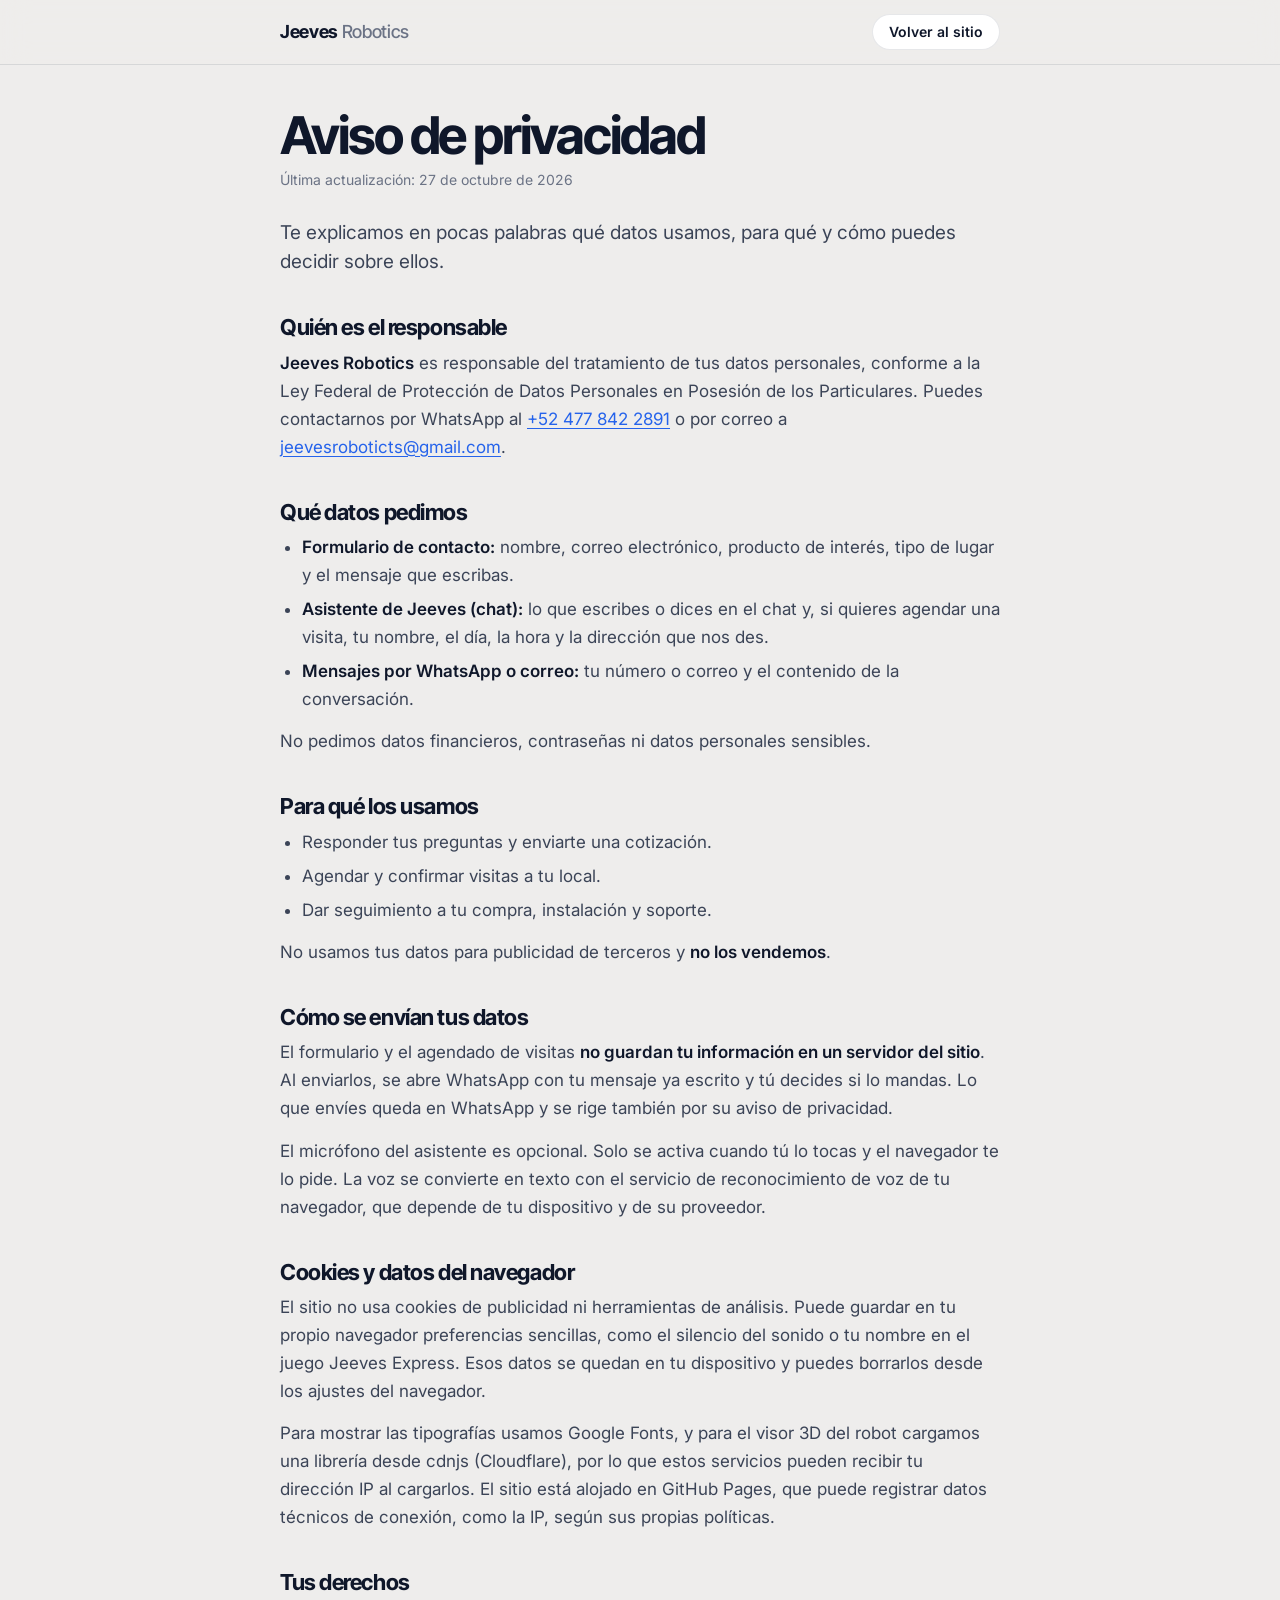
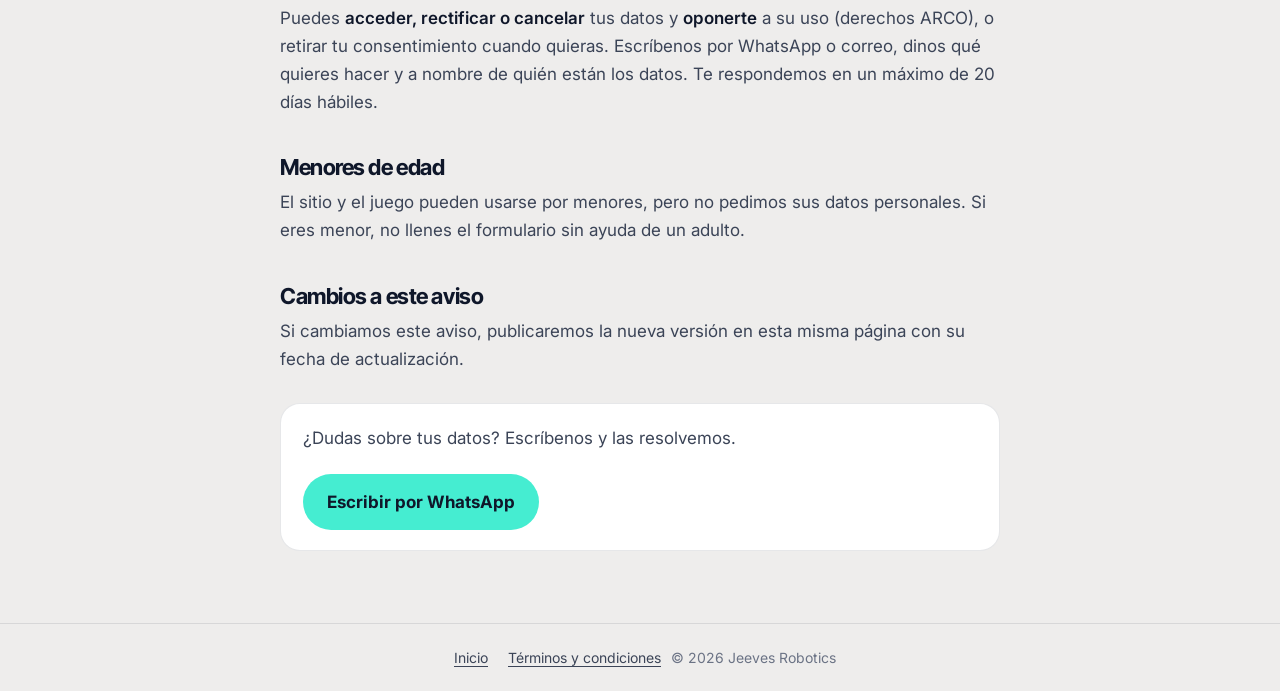
<file: privacidad.html>
<!doctype html>
<html lang="es-MX">
<head>
<meta charset="utf-8">
<meta name="viewport" content="width=device-width, initial-scale=1, viewport-fit=cover">
<title>Aviso de privacidad | Jeeves Robotics</title>
<meta name="description" content="Aviso de privacidad de Jeeves Robotics: qué datos pedimos, para qué los usamos y cómo ejercer tus derechos.">
<meta name="theme-color" content="#EEEDEC">
<link rel="canonical" href="https://67plma-rgb.github.io/jeeves-web/privacidad.html">
<link rel="icon" href="favicon.svg" type="image/svg+xml">
<link rel="preconnect" href="https://fonts.googleapis.com">
<link rel="preconnect" href="https://fonts.gstatic.com" crossorigin>
<link href="https://fonts.googleapis.com/css2?family=Inter+Tight:wght@500;600;700&family=Inter:wght@400;500;600&display=swap" rel="stylesheet">
<link rel="stylesheet" href="legal.css">
</head>
<body>
<header class="bar"><div><a class="brand" href="./">Jeeves<em>Robotics</em></a><a class="back" href="./">Volver al sitio</a></div></header>
<main>
  <h1>Aviso de privacidad</h1>
  <p class="upd">Última actualización: 27 de octubre de 2026</p>
  <p class="intro">Te explicamos en pocas palabras qué datos usamos, para qué y cómo puedes decidir sobre ellos.</p>

  <h2>Quién es el responsable</h2>
  <p><b>Jeeves Robotics</b> es responsable del tratamiento de tus datos personales, conforme a la Ley Federal de Protección de Datos Personales en Posesión de los Particulares. Puedes contactarnos por WhatsApp al <a href="https://wa.me/524778422891">+52 477 842 2891</a> o por correo a <a href="mailto:jeevesroboticts@gmail.com">jeevesroboticts@gmail.com</a>.</p>

  <h2>Qué datos pedimos</h2>
  <ul>
    <li><b>Formulario de contacto:</b> nombre, correo electrónico, producto de interés, tipo de lugar y el mensaje que escribas.</li>
    <li><b>Asistente de Jeeves (chat):</b> lo que escribes o dices en el chat y, si quieres agendar una visita, tu nombre, el día, la hora y la dirección que nos des.</li>
    <li><b>Mensajes por WhatsApp o correo:</b> tu número o correo y el contenido de la conversación.</li>
  </ul>
  <p>No pedimos datos financieros, contraseñas ni datos personales sensibles.</p>

  <h2>Para qué los usamos</h2>
  <ul>
    <li>Responder tus preguntas y enviarte una cotización.</li>
    <li>Agendar y confirmar visitas a tu local.</li>
    <li>Dar seguimiento a tu compra, instalación y soporte.</li>
  </ul>
  <p>No usamos tus datos para publicidad de terceros y <b>no los vendemos</b>.</p>

  <h2>Cómo se envían tus datos</h2>
  <p>El formulario y el agendado de visitas <b>no guardan tu información en un servidor del sitio</b>. Al enviarlos, se abre WhatsApp con tu mensaje ya escrito y tú decides si lo mandas. Lo que envíes queda en WhatsApp y se rige también por su aviso de privacidad.</p>
  <p>El micrófono del asistente es opcional. Solo se activa cuando tú lo tocas y el navegador te lo pide. La voz se convierte en texto con el servicio de reconocimiento de voz de tu navegador, que depende de tu dispositivo y de su proveedor.</p>

  <h2>Cookies y datos del navegador</h2>
  <p>El sitio no usa cookies de publicidad ni herramientas de análisis. Puede guardar en tu propio navegador preferencias sencillas, como el silencio del sonido o tu nombre en el juego Jeeves Express. Esos datos se quedan en tu dispositivo y puedes borrarlos desde los ajustes del navegador.</p>
  <p>Para mostrar las tipografías usamos Google Fonts, y para el visor 3D del robot cargamos una librería desde cdnjs (Cloudflare), por lo que estos servicios pueden recibir tu dirección IP al cargarlos. El sitio está alojado en GitHub Pages, que puede registrar datos técnicos de conexión, como la IP, según sus propias políticas.</p>

  <h2>Tus derechos</h2>
  <p>Puedes <b>acceder, rectificar o cancelar</b> tus datos y <b>oponerte</b> a su uso (derechos ARCO), o retirar tu consentimiento cuando quieras. Escríbenos por WhatsApp o correo, dinos qué quieres hacer y a nombre de quién están los datos. Te respondemos en un máximo de 20 días hábiles.</p>

  <h2>Menores de edad</h2>
  <p>El sitio y el juego pueden usarse por menores, pero no pedimos sus datos personales. Si eres menor, no llenes el formulario sin ayuda de un adulto.</p>

  <h2>Cambios a este aviso</h2>
  <p>Si cambiamos este aviso, publicaremos la nueva versión en esta misma página con su fecha de actualización.</p>

  <div class="box"><p>¿Dudas sobre tus datos? Escríbenos y las resolvemos.</p><a class="btn" href="https://wa.me/524778422891">Escribir por WhatsApp</a></div>
</main>
<footer><a href="./">Inicio</a><a href="terminos.html">Términos y condiciones</a>© 2026 Jeeves Robotics</footer>
</body>
</html>
</file>
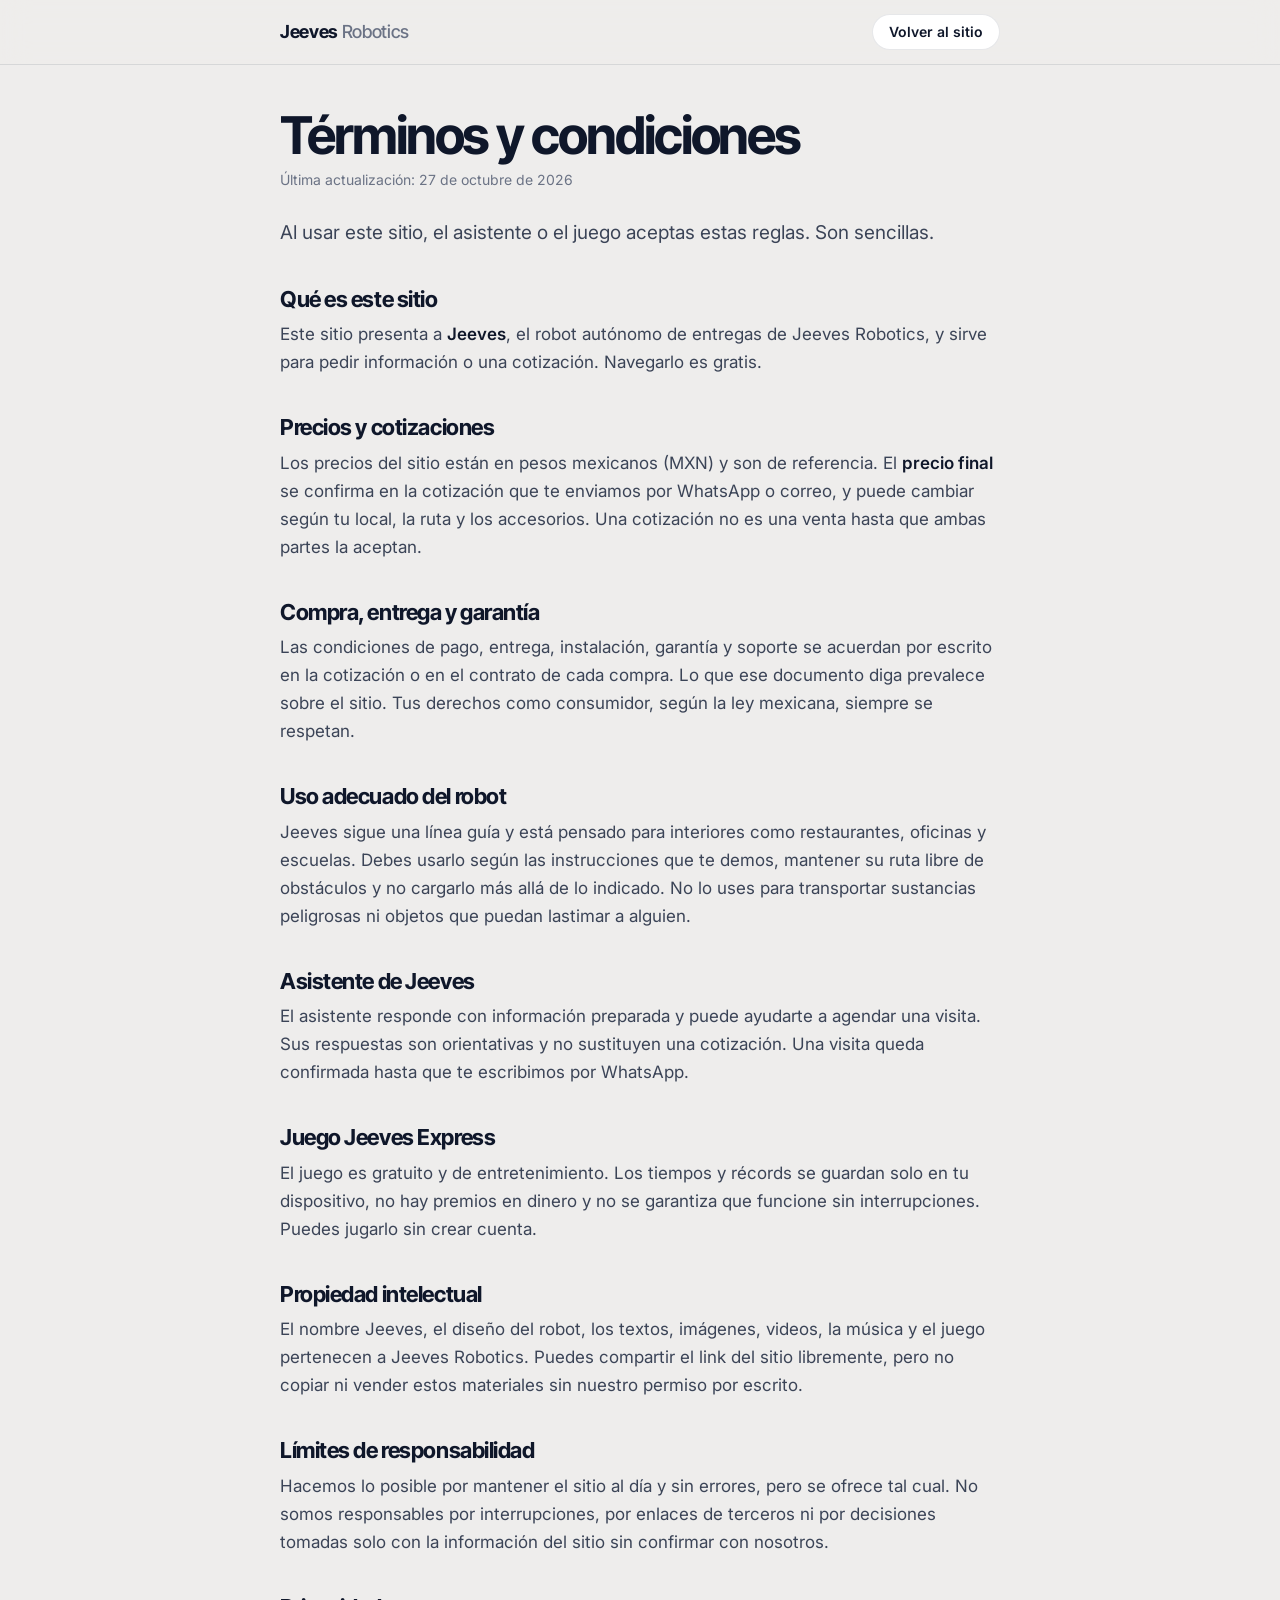
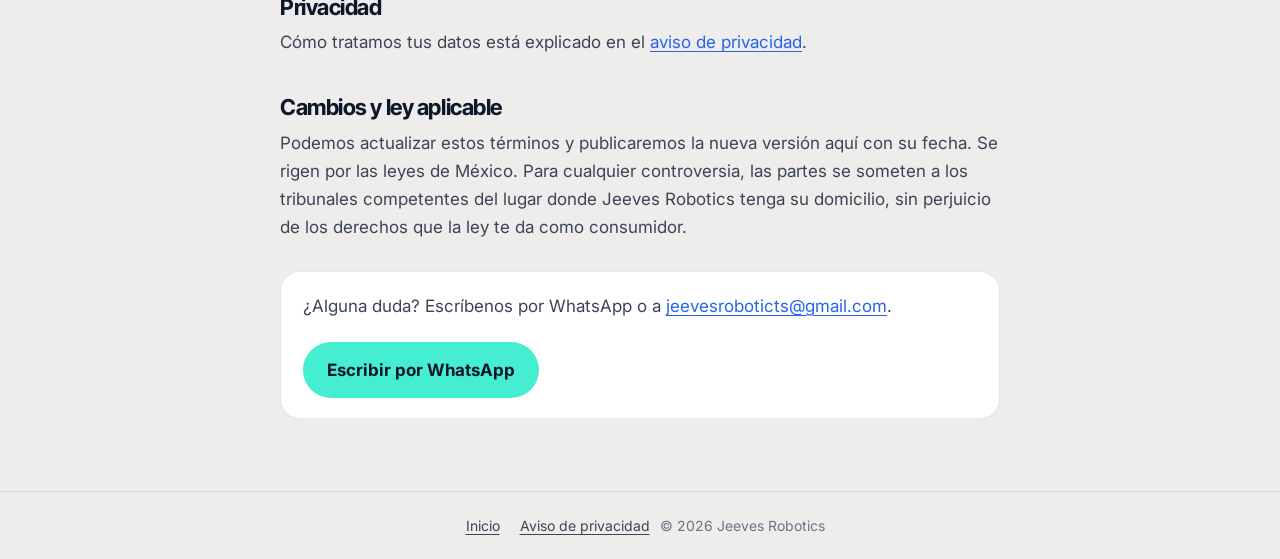
<file: terminos.html>
<!doctype html>
<html lang="es-MX">
<head>
<meta charset="utf-8">
<meta name="viewport" content="width=device-width, initial-scale=1, viewport-fit=cover">
<title>Términos y condiciones | Jeeves Robotics</title>
<meta name="description" content="Términos y condiciones de uso del sitio, la cotización y el juego de Jeeves Robotics.">
<meta name="theme-color" content="#EEEDEC">
<link rel="canonical" href="https://67plma-rgb.github.io/jeeves-web/terminos.html">
<link rel="icon" href="favicon.svg" type="image/svg+xml">
<link rel="preconnect" href="https://fonts.googleapis.com">
<link rel="preconnect" href="https://fonts.gstatic.com" crossorigin>
<link href="https://fonts.googleapis.com/css2?family=Inter+Tight:wght@500;600;700&family=Inter:wght@400;500;600&display=swap" rel="stylesheet">
<link rel="stylesheet" href="legal.css">
</head>
<body>
<header class="bar"><div><a class="brand" href="./">Jeeves<em>Robotics</em></a><a class="back" href="./">Volver al sitio</a></div></header>
<main>
  <h1>Términos y condiciones</h1>
  <p class="upd">Última actualización: 27 de octubre de 2026</p>
  <p class="intro">Al usar este sitio, el asistente o el juego aceptas estas reglas. Son sencillas.</p>

  <h2>Qué es este sitio</h2>
  <p>Este sitio presenta a <b>Jeeves</b>, el robot autónomo de entregas de Jeeves Robotics, y sirve para pedir información o una cotización. Navegarlo es gratis.</p>

  <h2>Precios y cotizaciones</h2>
  <p>Los precios del sitio están en pesos mexicanos (MXN) y son de referencia. El <b>precio final</b> se confirma en la cotización que te enviamos por WhatsApp o correo, y puede cambiar según tu local, la ruta y los accesorios. Una cotización no es una venta hasta que ambas partes la aceptan.</p>

  <h2>Compra, entrega y garantía</h2>
  <p>Las condiciones de pago, entrega, instalación, garantía y soporte se acuerdan por escrito en la cotización o en el contrato de cada compra. Lo que ese documento diga prevalece sobre el sitio. Tus derechos como consumidor, según la ley mexicana, siempre se respetan.</p>

  <h2>Uso adecuado del robot</h2>
  <p>Jeeves sigue una línea guía y está pensado para interiores como restaurantes, oficinas y escuelas. Debes usarlo según las instrucciones que te demos, mantener su ruta libre de obstáculos y no cargarlo más allá de lo indicado. No lo uses para transportar sustancias peligrosas ni objetos que puedan lastimar a alguien.</p>

  <h2>Asistente de Jeeves</h2>
  <p>El asistente responde con información preparada y puede ayudarte a agendar una visita. Sus respuestas son orientativas y no sustituyen una cotización. Una visita queda confirmada hasta que te escribimos por WhatsApp.</p>

  <h2>Juego Jeeves Express</h2>
  <p>El juego es gratuito y de entretenimiento. Los tiempos y récords se guardan solo en tu dispositivo, no hay premios en dinero y no se garantiza que funcione sin interrupciones. Puedes jugarlo sin crear cuenta.</p>

  <h2>Propiedad intelectual</h2>
  <p>El nombre Jeeves, el diseño del robot, los textos, imágenes, videos, la música y el juego pertenecen a Jeeves Robotics. Puedes compartir el link del sitio libremente, pero no copiar ni vender estos materiales sin nuestro permiso por escrito.</p>

  <h2>Límites de responsabilidad</h2>
  <p>Hacemos lo posible por mantener el sitio al día y sin errores, pero se ofrece tal cual. No somos responsables por interrupciones, por enlaces de terceros ni por decisiones tomadas solo con la información del sitio sin confirmar con nosotros.</p>

  <h2>Privacidad</h2>
  <p>Cómo tratamos tus datos está explicado en el <a href="privacidad.html">aviso de privacidad</a>.</p>

  <h2>Cambios y ley aplicable</h2>
  <p>Podemos actualizar estos términos y publicaremos la nueva versión aquí con su fecha. Se rigen por las leyes de México. Para cualquier controversia, las partes se someten a los tribunales competentes del lugar donde Jeeves Robotics tenga su domicilio, sin perjuicio de los derechos que la ley te da como consumidor.</p>

  <div class="box"><p>¿Alguna duda? Escríbenos por WhatsApp o a <a href="mailto:jeevesroboticts@gmail.com">jeevesroboticts@gmail.com</a>.</p><a class="btn" href="https://wa.me/524778422891">Escribir por WhatsApp</a></div>
</main>
<footer><a href="./">Inicio</a><a href="privacidad.html">Aviso de privacidad</a>© 2026 Jeeves Robotics</footer>
</body>
</html>
</file>
<file: legal.css>
:root{--ink:#0F172A;--ink-2:#3B4457;--ink-3:#6B7385;--porcelain:#EEEDEC;--paper:#fff;--mint:#45EDD1;--blue:#2563EB;--line:rgba(15,23,42,.1);--night:#0B0F17;--on-night:#F2F4F8;--on-night-2:#A3ADBF;
  --f-display:"Inter Tight","Inter Display",Inter,system-ui,sans-serif;--f-text:Inter,system-ui,-apple-system,sans-serif}
*,*::before,*::after{box-sizing:border-box}
html{-webkit-text-size-adjust:100%}
body{margin:0;background:var(--porcelain);color:var(--ink);font:400 17px/1.65 var(--f-text);-webkit-font-smoothing:antialiased}
a{color:var(--blue);text-underline-offset:3px}
:focus-visible{outline:2px solid var(--blue);outline-offset:3px;border-radius:4px}
.bar{position:sticky;top:0;z-index:2;background:rgba(238,237,236,.85);-webkit-backdrop-filter:blur(14px);backdrop-filter:blur(14px);border-bottom:1px solid var(--line)}
.bar div{max-width:760px;margin:0 auto;padding:14px 20px;display:flex;align-items:center;justify-content:space-between;gap:12px}
.bar .brand{font:700 18px/1 var(--f-display);letter-spacing:-.02em;color:var(--ink);text-decoration:none}
.bar .brand em{font-style:normal;font-weight:500;color:var(--ink-3);margin-left:4px}
.bar .back{font:600 14px/1 var(--f-text);color:var(--ink);text-decoration:none;padding:10px 16px;border-radius:999px;border:1px solid var(--line);background:var(--paper)}
main{max-width:760px;margin:0 auto;padding:44px 20px 72px}
h1{margin:0 0 6px;font:700 clamp(34px,8vw,52px)/1.02 var(--f-display);letter-spacing:-.04em}
.upd{margin:0 0 28px;color:var(--ink-3);font-size:14px}
.intro{font-size:19px;line-height:1.5;color:var(--ink-2);margin:0 0 8px}
h2{margin:38px 0 8px;font:700 22px/1.2 var(--f-display);letter-spacing:-.02em}
p,li{color:var(--ink-2)}
p{margin:0 0 14px}
ul{margin:0 0 14px;padding-left:22px}
li{margin:0 0 6px}
b{color:var(--ink);font-weight:600}
.box{margin:30px 0 0;padding:20px 22px;border-radius:20px;background:var(--paper);border:1px solid var(--line)}
.box p:last-child{margin:0}
.btn{display:inline-block;margin-top:8px;padding:14px 24px;border-radius:999px;background:#45EDD1;color:#0F172A;font-weight:700;text-decoration:none}
footer{border-top:1px solid var(--line);padding:22px 20px calc(22px + env(safe-area-inset-bottom,0px));text-align:center;font-size:14px;color:var(--ink-3)}
footer a{color:var(--ink-2);margin:0 10px}
</file>
